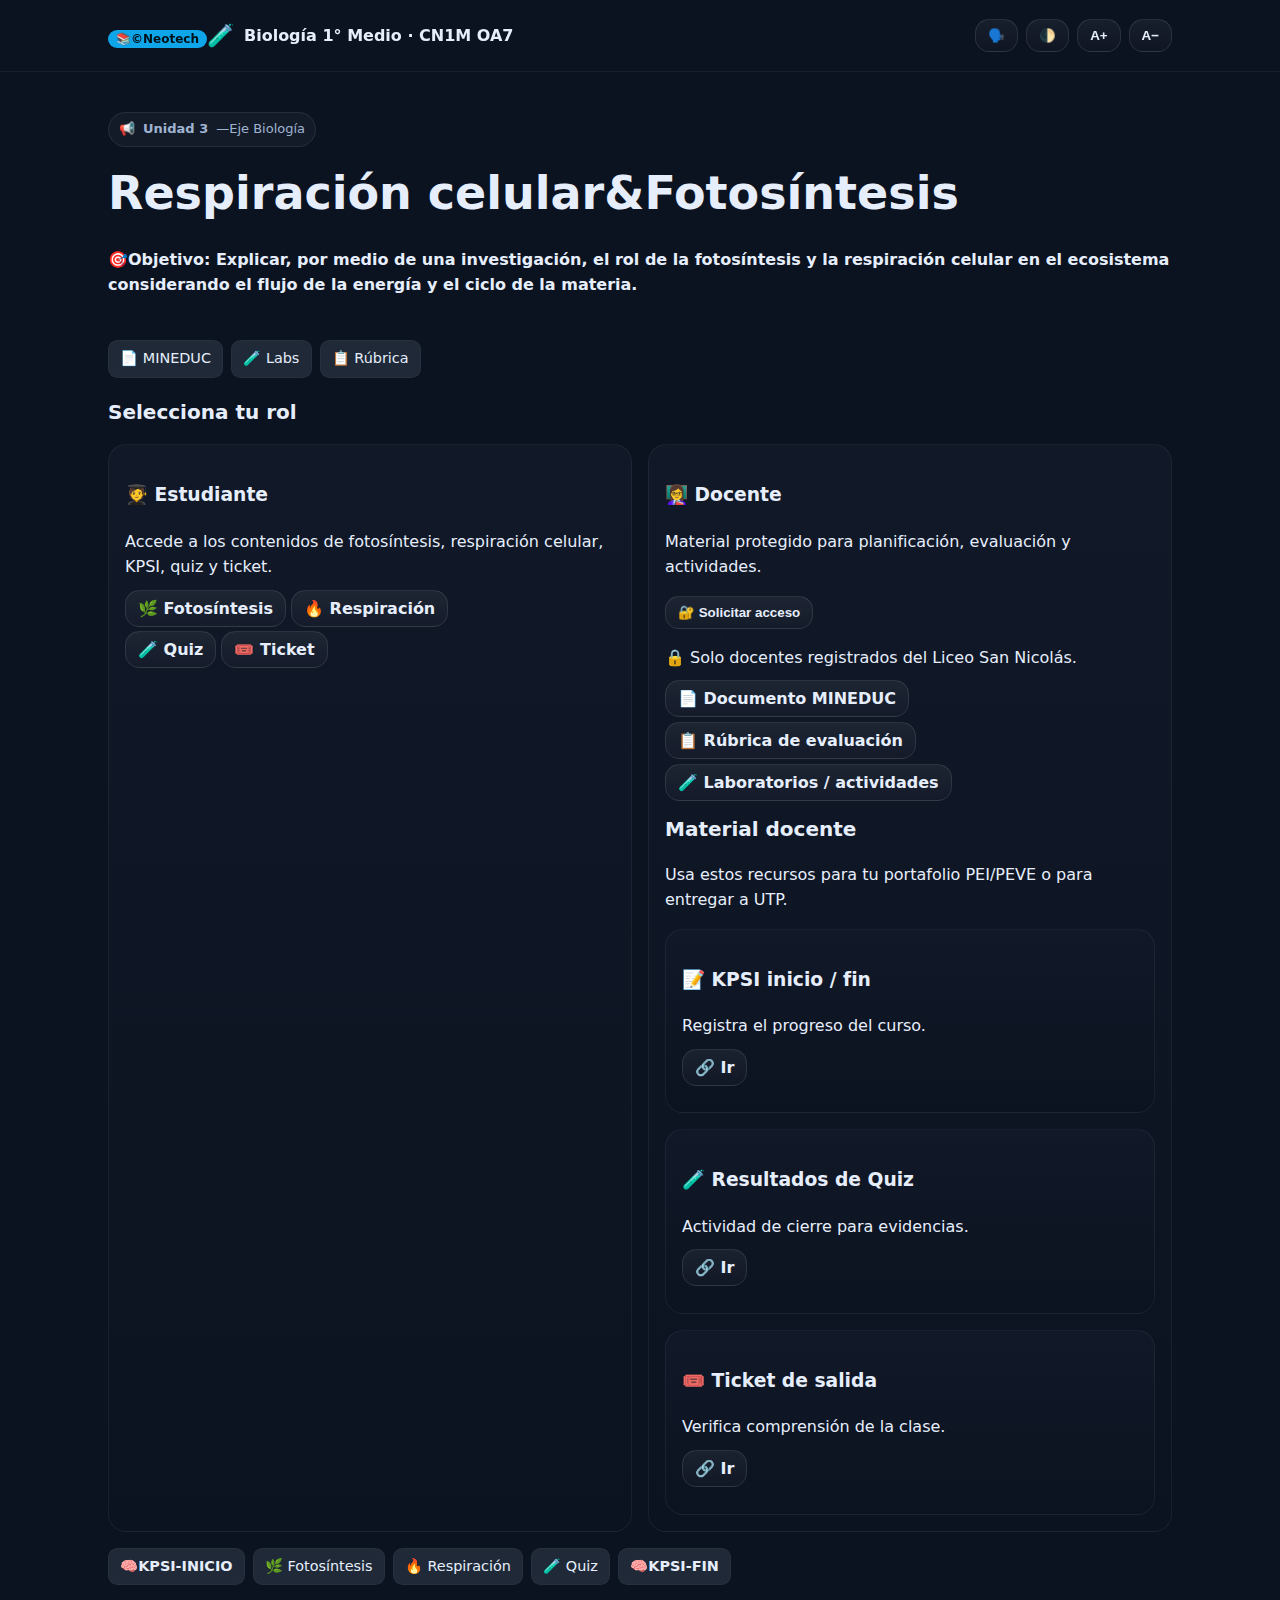
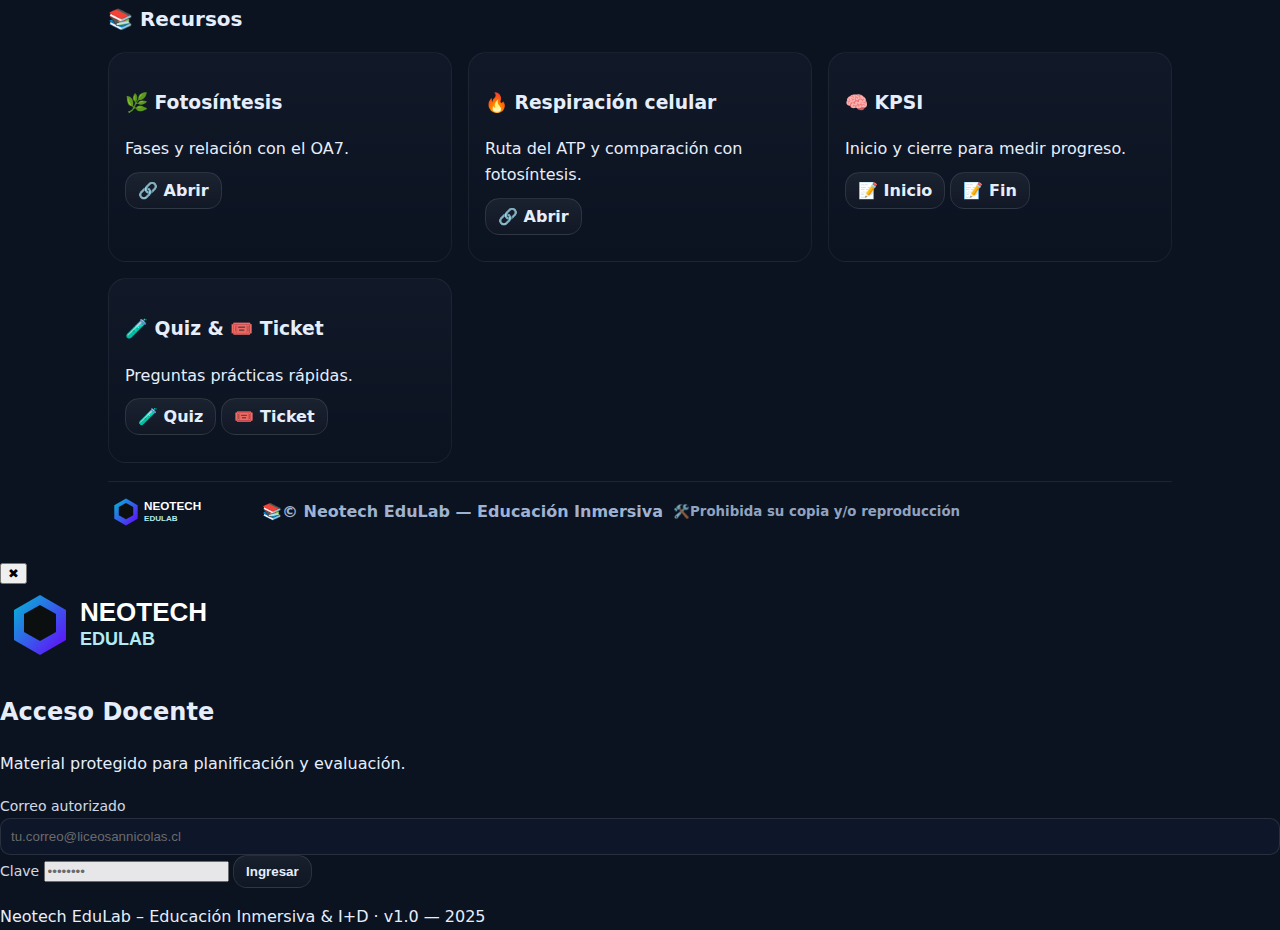
<file: index.html>
<!DOCTYPE html>

<html lang="es"><head>
<meta charset="utf-8"/><meta content="width=device-width, initial-scale=1, viewport-fit=cover" name="viewport"/>
<title>Biología 1° Medio — CN1M OA7</title>
<link href="manifest.json" rel="manifest"/><link href="styles.css" rel="stylesheet"/><meta content="#0b1220" name="theme-color"/>
</head><body>
<header><div class="container navbar">
<div class="logo"><span style="font-size:22px"><span class="badge">📚©Neotech</span>🧪</span><div>Biología 1° Medio · <strong>CN1M OA7</strong></div></div>
<nav aria-label="🛠️ Controles" class="controls">
<button class="btn" id="btn-tts">🗣️</button>
<button class="btn" id="btn-theme">🌓</button>
<button class="btn" id="btn-plus">A+</button>
<button class="btn" id="btn-minus">A−</button>
</nav>
</div></header>
        
<main class="container">
<section class="hero" id="hero">
<div class="pill">📢 <strong>Unidad 3</strong>—Eje Biología</div>
<h1>Respiración celular&amp;Fotosíntesis</h1>
<p><strong>🎯Objetivo: Explicar, por medio de una investigación, el rol de la fotosíntesis y la respiración celular en el ecosistema considerando el flujo de la energía y el ciclo de la materia.</strong></p>
</section>
</div>
        
<nav class="quick-links">
<a class="protected-link hidden-protected" href="./pages/doc-mineduc.html" title="Acceso solo docente">📄 MINEDUC</a>
<a class="protected-link hidden-protected" href="./pages/laboratorios.html" title="Acceso solo docente">🧪 Labs</a>
<a class="protected-link hidden-protected" href="./pages/evaluacion-rubrica.html" title="Acceso solo docente">📋 Rúbrica</a>
</nav>
<section class="roles">
<h2 class="section-title">Selecciona tu rol</h2>
<div class="grid">
<article class="card card-role">
<h3>🧑‍🎓 Estudiante</h3>
<p>Accede a los contenidos de fotosíntesis, respiración celular, KPSI, quiz y ticket.</p>
<p>
<!-- <a class="btn" href="./pages/kpsi-inicio.html">🧠 KPSI</a>  -->
<a class="btn" href="./pages/fotosintesis.html">🌿 Fotosíntesis</a>
<a class="btn" href="./pages/respiracion-celular.html">🔥 Respiración</a>
</p>
<p>
<a class="btn" href="./pages/quiz.html">🧪 Quiz</a>
<a class="btn" href="./pages/ticket.html">🎟️ Ticket</a>
</p>
</article>
<article class="card card-role docente-card">
<h3>👩‍🏫 Docente</h3>
<p>Material protegido para planificación, evaluación y actividades.</p>
<button class="btn btn-secondary" onclick="openDocenteAccess()">🔐 Solicitar acceso</button><p class="docente-note">🔒 Solo docentes registrados del Liceo San Nicolás.</p>
<div class="docente-links hidden" id="docente-links">
<p><a class="btn" href="./pages/doc-mineduc.html">📄 Documento MINEDUC</a></p>
<p><a class="btn" href="./pages/evaluacion-rubrica.html">📋 Rúbrica de evaluación</a></p>
<p><a class="btn" href="./pages/laboratorios.html">🧪 Laboratorios / actividades</a></p>
<section class="descargas">
<h2 class="section-title">Material docente</h2>
<p>Usa estos recursos para tu portafolio PEI/PEVE o para entregar a UTP.</p>
<div class="grid">
<article class="card">
<h3>📝 KPSI inicio / fin</h3>
<p>Registra el progreso del curso.</p>
<p><a class="btn" href="./pages/kpsi-inicio.html">🔗 Ir</a></p>
</article>
<article class="card">
<h3>🧪 Resultados de Quiz</h3>
<p>Actividad de cierre para evidencias.</p>
<p><a class="btn" href="./pages/quiz.html">🔗 Ir</a></p>
</article>
<article class="card">
<h3>🎟️ Ticket de salida</h3>
<p>Verifica comprensión de la clase.</p>
<p><a class="btn" href="./pages/ticket.html">🔗 Ir</a></p>
</article>
</div>
</section></div>
</article>
</div>
</section>
<nav class="quick-links">
<a href="./pages/kpsi-inicio.html">🧠<strong>KPSI-INICIO</strong></a>
<a href="./pages/fotosintesis.html">🌿 Fotosíntesis</a>
<a href="./pages/respiracion-celular.html">🔥 Respiración</a>
<!-- <a href="./pages/kpsi-inicio.html">🧠 KPSI</a> -->
<a href="./pages/quiz.html">🧪 Quiz</a>
<a href="./pages/kpsi-fin.html">🧠<strong>KPSI-FIN</strong></a>
<!-- <a href="./pages/fotosintesis.html">🌿 Fotosíntesis</a> -->
<!-- <a href="./pages/respiracion-celular.html">🔥 Respiración</a> -->
</nav>
<section>
<h2 class="section-title">📚 Recursos</h2>
<div class="grid">
<article class="card">
<h3>🌿 Fotosíntesis</h3>
<p>Fases y relación con el OA7.</p>
<p><a class="btn" href="./pages/fotosintesis.html">🔗 Abrir</a></p>
</article>
<article class="card">
<h3>🔥 Respiración celular</h3>
<p>Ruta del ATP y comparación con fotosíntesis.</p>
<p><a class="btn" href="./pages/respiracion-celular.html">🔗 Abrir</a></p>
</article>
<article class="card">
<h3>🧠 KPSI</h3>
<p>Inicio y cierre para medir progreso.</p>
<p>
<a class="btn" href="./pages/kpsi-inicio.html">📝 Inicio</a>
<a class="btn" href="./pages/kpsi-fin.html">📝 Fin</a>
</p>
</article>
<article class="card">
<h3>🧪 Quiz &amp; 🎟️ Ticket</h3>
<p>Preguntas prácticas rápidas.</p>
<p>
<a class="btn" href="./pages/quiz.html">🧪 Quiz</a>
<a class="btn" href="./pages/ticket.html">🎟️ Ticket</a>
</p>
</article>
<!--        
<article class="card">
<!<h3>🧪 Laboratorios / actividades</h3>
<p>Propuestas prácticas ligadas al OA7.</p>
<p><a class="btn" href="./pages/laboratorios.html">🧪 Ver actividades</a></p>
</article>
        
<article class="card">
<h3>📋 Rúbrica de evaluación</h3>
<p>Instrumento para docentes y PIE.</p>
<p><a class="btn" href="./pages/evaluacion-rubrica.html">📋 Ver rúbrica</a></p>
</article>
        
<article class="card">
<h3>📄 Documento MINEDUC</h3>
<p>Referencia oficial para preparar clases y PEVE.</p>
<p><a class="btn" href="./pages/doc-mineduc.html">📂 Ver documento</a></p>
</article>
-->
</div>
</section>
<div class="footer-bar">
<div class="logo"><img alt="Neotech EduLab" class="logo-img" onerror="this.style.display='none'" src="assets/logo.svg"/> <div>📚© Neotech EduLab — Educación Inmersiva</div><small>🛠️Prohibida su copia y/o reproducción</small></div>
</div>
</main>
<script src="script.js"></script>
<!-- Modal acceso docente -->
<div class="modal-overlay hidden" id="docente-modal">
<div class="modal">
<button class="modal-close" onclick="closeDocenteModal()">✖</button>
<div class="modal-header">
<img alt="NeoTech EduLab" class="modal-logo" onerror="this.style.display='none'" src="./assets/logo.svg"/>
<h2>Acceso Docente</h2>
<p>Material protegido para planificación y evaluación.</p>
</div>
<form class="modal-form" onsubmit="submitDocenteAccess(event)">
<label>
        Correo autorizado
        <input id="docente-email" placeholder="tu.correo@liceosannicolas.cl" required="" type="email"/>
</label>
<label>
        Clave
        <input id="docente-pass" placeholder="••••••••" required="" type="password"/>
</label>
<button class="btn full" type="submit">Ingresar</button>
</form>
<p class="modal-foot">Neotech EduLab – Educación Inmersiva &amp; I+D · <span class="modal-ver" id="modal-version">v1.0 — 2025</span></p>
</div>
</div>
</body></html>
</file>
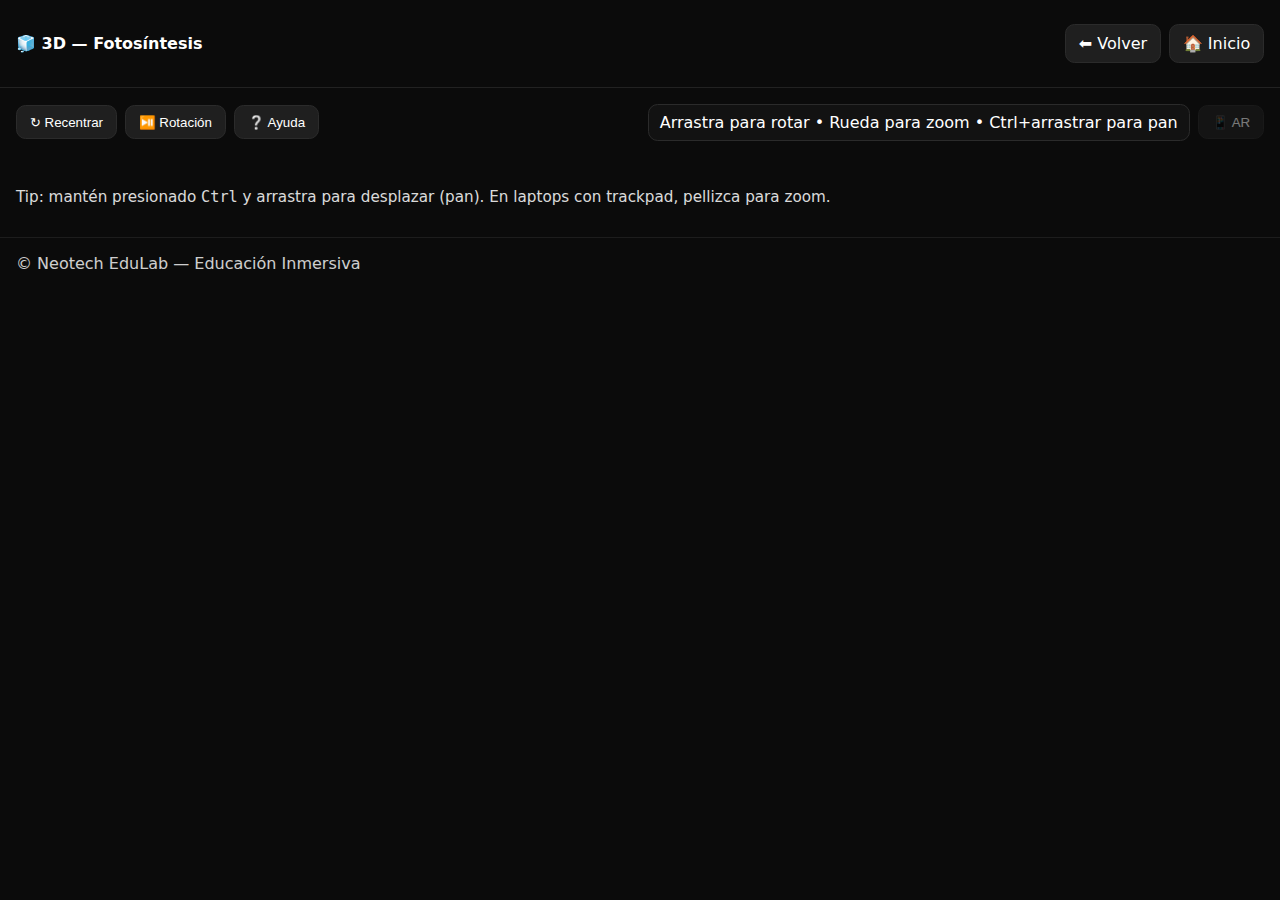
<file: viewer3D/fotosintesis.html>
<!DOCTYPE html>
<html lang="es">
<head>
  <title>3D — Fotosíntesis (cloroplasto)</title>
  
  <meta charset="utf-8">
  <meta name="viewport" content="width=device-width, initial-scale=1">
  <meta name="theme-color" content="#111">
  <script type="module" src="https://unpkg.com/@google/model-viewer/dist/model-viewer.min.js"></script>

  
  <style>
    body{margin:0;background:#0b0b0b;color:#fff;font-family:system-ui,Segoe UI,Roboto,Ubuntu,Helvetica,Arial,sans-serif}
    header{padding:.75rem 1rem;border-bottom:1px solid #222;display:flex;justify-content:space-between;align-items:center}
    .brand{font-weight:700}
    .wrap{padding:1rem}
    .hint{opacity:.85;font-size:.95rem}
    .bar{display:flex;gap:.5rem;flex-wrap:wrap;margin:.75rem 0}
    .btn{background:#1f1f1f;border:1px solid #2b2b2b;border-radius:.6rem;padding:.55rem .8rem;text-decoration:none;color:#fff;cursor:pointer}
    .btn:hover{background:#262626}
    .btn[disabled]{opacity:.45;cursor:not-allowed}
    model-viewer{width:100%;height:78vh;background:#000}
    footer{padding:1rem;border-top:1px solid #222;opacity:.8}
    .toolbar{display:flex;gap:.5rem;align-items:center;flex-wrap:wrap}
    .spacer{flex:1}
    .kpi{background:#121212;border:1px solid #2b2b2b;border-radius:.6rem;padding:.5rem .7rem}
  </style>

</head>
<body>
  <header>
    <div class="brand">🧊 3D — Fotosíntesis</div>
    <nav class="bar">
      <a class="btn" href="../pages/fotosintesis.html">⬅ Volver</a>
      <a class="btn" href="../index.html">🏠 Inicio</a>
    </nav>
  </header>

  <div class="wrap toolbar">
    <button class="btn" onclick="mv.resetTurntableRotation()">↻ Recentrar</button>
    <button class="btn" onclick="mv.autoRotate = !mv.autoRotate">⏯️ Rotación</button>
    <button class="btn" onclick="mv.interactionPrompt='auto'">❔ Ayuda</button>
    <span class="spacer"></span>
    <span class="kpi">Arrastra para rotar • Rueda para zoom • Ctrl+arrastrar para pan</span>
    <button class="btn" id="btnAR" onclick="mv.activateAR()" title="Abrir en AR (opcional)">📱 AR</button>
  </div>

  <model-viewer
    id="mv"
    src="../assets/models/fotosintesis.glb"
    ios-src="../assets/models/fotosintesis.usdz"
    camera-controls
    auto-rotate
    autoplay
    poster="../assets/posters/fotosintesis.png"
    shadow-intensity="1"
    exposure="1"
    environment-image="neutral"
    alt="Modelo 3D de cloroplasto para explorar la fotosíntesis">
  </model-viewer>

  <div class="wrap">
    <p class="hint">Tip: mantén presionado <kbd>Ctrl</kbd> y arrastra para desplazar (pan). En laptops con trackpad, pellizca para zoom.</p>
  </div>

  <footer>© Neotech EduLab — Educación Inmersiva</footer>

  <script>
    // Desactivar botón AR si el entorno no lo soporta
    const mv = document.getElementById('mv');
    const btnAR = document.getElementById('btnAR');
    if (!('activateAR' in mv)) { btnAR.disabled = true; btnAR.title = 'AR no disponible en este dispositivo'; }
  </script>
</body>
</html>
</file>
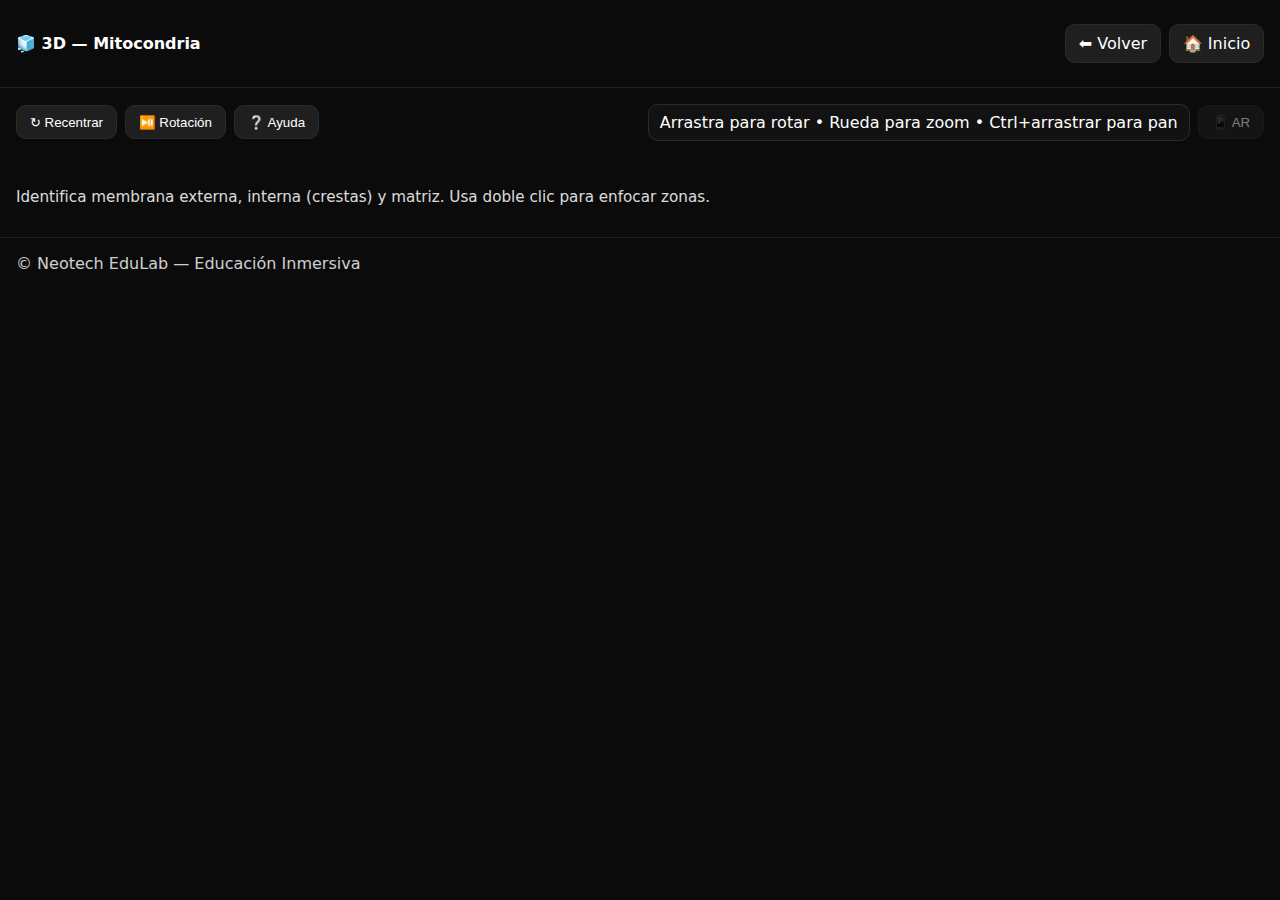
<file: viewer3D/mitocondria.html>
<!DOCTYPE html>
<html lang="es">
<head>
  <title>3D — Mitocondria (respiración celular)</title>
  
  <meta charset="utf-8">
  <meta name="viewport" content="width=device-width, initial-scale=1">
  <meta name="theme-color" content="#111">
  <script type="module" src="https://unpkg.com/@google/model-viewer/dist/model-viewer.min.js"></script>

  
  <style>
    body{margin:0;background:#0b0b0b;color:#fff;font-family:system-ui,Segoe UI,Roboto,Ubuntu,Helvetica,Arial,sans-serif}
    header{padding:.75rem 1rem;border-bottom:1px solid #222;display:flex;justify-content:space-between;align-items:center}
    .brand{font-weight:700}
    .wrap{padding:1rem}
    .hint{opacity:.85;font-size:.95rem}
    .bar{display:flex;gap:.5rem;flex-wrap:wrap;margin:.75rem 0}
    .btn{background:#1f1f1f;border:1px solid #2b2b2b;border-radius:.6rem;padding:.55rem .8rem;text-decoration:none;color:#fff;cursor:pointer}
    .btn:hover{background:#262626}
    .btn[disabled]{opacity:.45;cursor:not-allowed}
    model-viewer{width:100%;height:78vh;background:#000}
    footer{padding:1rem;border-top:1px solid #222;opacity:.8}
    .toolbar{display:flex;gap:.5rem;align-items:center;flex-wrap:wrap}
    .spacer{flex:1}
    .kpi{background:#121212;border:1px solid #2b2b2b;border-radius:.6rem;padding:.5rem .7rem}
  </style>

</head>
<body>
  <header>
    <div class="brand">🧊 3D — Mitocondria</div>
    <nav class="bar">
      <a class="btn" href="../pages/respiracion-celular.html">⬅ Volver</a>
      <a class="btn" href="../index.html">🏠 Inicio</a>
    </nav>
  </header>

  <div class="wrap toolbar">
    <button class="btn" onclick="mv.resetTurntableRotation()">↻ Recentrar</button>
    <button class="btn" onclick="mv.autoRotate = !mv.autoRotate">⏯️ Rotación</button>
    <button class="btn" onclick="mv.interactionPrompt='auto'">❔ Ayuda</button>
    <span class="spacer"></span>
    <span class="kpi">Arrastra para rotar • Rueda para zoom • Ctrl+arrastrar para pan</span>
    <button class="btn" id="btnAR" onclick="mv.activateAR()" title="Abrir en AR (opcional)">📱 AR</button>
  </div>

  <model-viewer
    id="mv"
    src="../assets/models/mitocondria.glb"
    ios-src="../assets/models/mitocondria.usdz"
    camera-controls
    auto-rotate
    autoplay
    poster="../assets/posters/mitocondria.png"
    shadow-intensity="1"
    exposure="1"
    environment-image="neutral"
    alt="Modelo 3D de mitocondria para explorar respiración celular">
  </model-viewer>

  <div class="wrap">
    <p class="hint">Identifica membrana externa, interna (crestas) y matriz. Usa doble clic para enfocar zonas.</p>
  </div>

  <footer>© Neotech EduLab — Educación Inmersiva</footer>

  <script>
    // Desactivar botón AR si el entorno no lo soporta
    const mv = document.getElementById('mv');
    const btnAR = document.getElementById('btnAR');
    if (!('activateAR' in mv)) { btnAR.disabled = true; btnAR.title = 'AR no disponible en este dispositivo'; }
  </script>
</body>
</html>
</file>
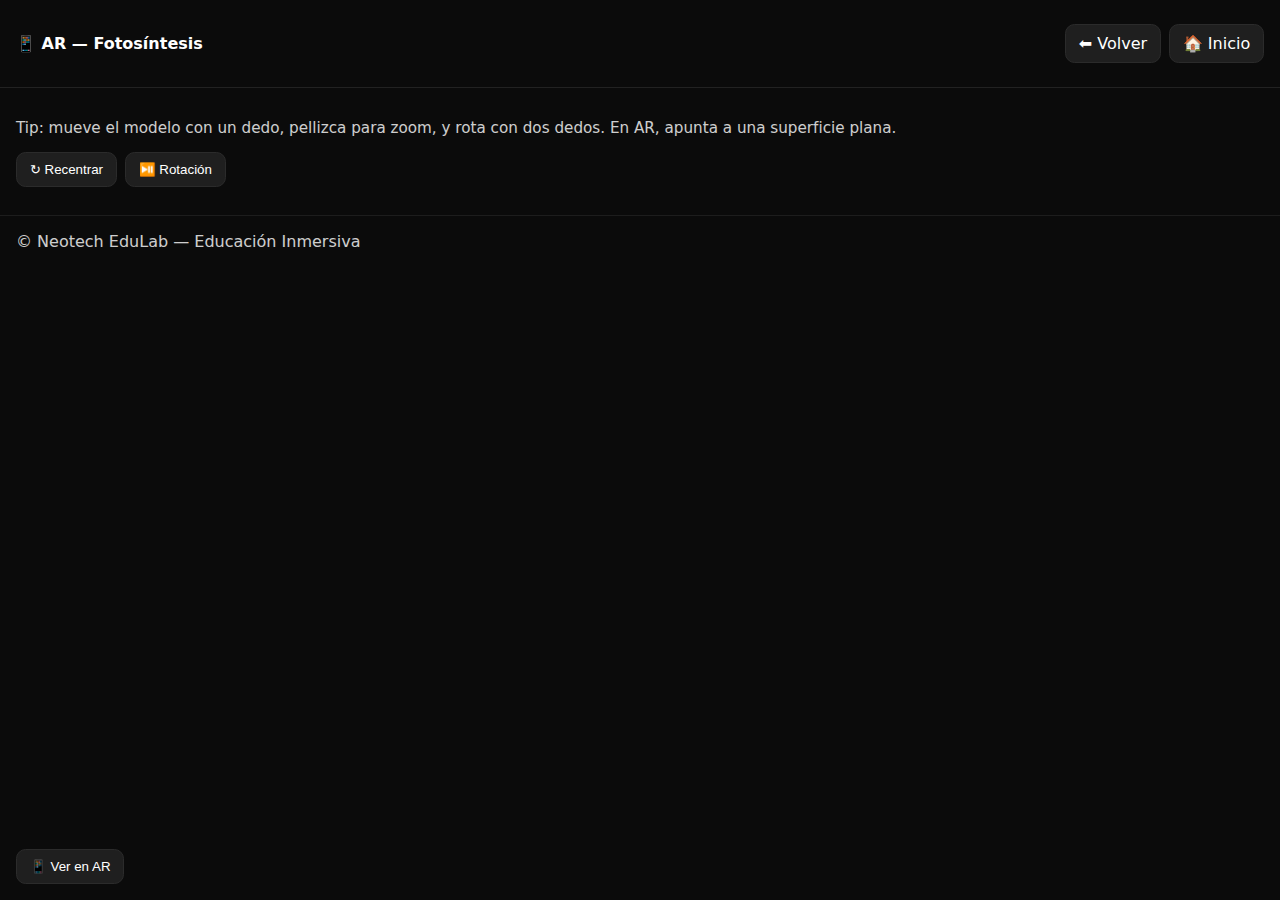
<file: viewerAR/fotosintesis.html>
<!DOCTYPE html>
<html lang="es">
<head>
  <meta charset="utf-8">
  <meta name="viewport" content="width=device-width, initial-scale=1">
  <title>AR — Fotosíntesis (cloroplasto)</title>
  <meta name="theme-color" content="#111">
  <style>
    body{margin:0;background:#0b0b0b;color:#fff;font-family:system-ui,Segoe UI,Roboto,Ubuntu,Helvetica,Arial,sans-serif}
    header{padding:.75rem 1rem;border-bottom:1px solid #222;display:flex;justify-content:space-between;align-items:center}
    .brand{font-weight:700}
    .wrap{padding:1rem}
    .hint{opacity:.8;font-size:.95rem}
    .bar{display:flex;gap:.5rem;flex-wrap:wrap;margin:.75rem 0}
    .btn{background:#1f1f1f;border:1px solid #2b2b2b;border-radius:.6rem;padding:.55rem .8rem;text-decoration:none;color:#fff}
    .btn:hover{background:#262626}
    model-viewer{width:100%;height:72vh;background:#000}
    footer{padding:1rem;border-top:1px solid #222;opacity:.8}
  </style>
  <script type="module" src="https://unpkg.com/@google/model-viewer/dist/model-viewer.min.js"></script>
</head>
<body>
  <header>
    <div class="brand">📱 AR — Fotosíntesis</div>
    <nav class="bar">
      <a class="btn" href="../pages/fotosintesis.html">⬅ Volver</a>
      <a class="btn" href="../index.html">🏠 Inicio</a>
    </nav>
  </header>

  <model-viewer
    id="mv"
    src="../assets/models/fotosintesis.glb"
    ios-src="../assets/models/fotosintesis.usdz"
    ar
    ar-modes="webxr scene-viewer quick-look"
    ar-scale="auto"
    camera-controls
    auto-rotate
    autoplay
    poster="../assets/posters/fotosintesis.png"
    shadow-intensity="1"
    exposure="1"
    environment-image="neutral"
    alt="Modelo 3D de cloroplasto para explorar la fotosíntesis">
    <button slot="ar-button" class="btn" style="position:absolute;left:1rem;bottom:1rem;">📱 Ver en AR</button>
  </model-viewer>

  <div class="wrap">
    <p class="hint">Tip: mueve el modelo con un dedo, pellizca para zoom, y rota con dos dedos. En AR, apunta a una superficie plana.</p>
    <div class="bar">
      <button class="btn" onclick="document.getElementById('mv').resetTurntableRotation();">↻ Recentrar</button>
      <button class="btn" onclick="document.getElementById('mv').autoRotate = !document.getElementById('mv').autoRotate;">⏯️ Rotación</button>
    </div>
  </div>

  <footer>© Neotech EduLab — Educación Inmersiva</footer>
</body>
</html>
</file>
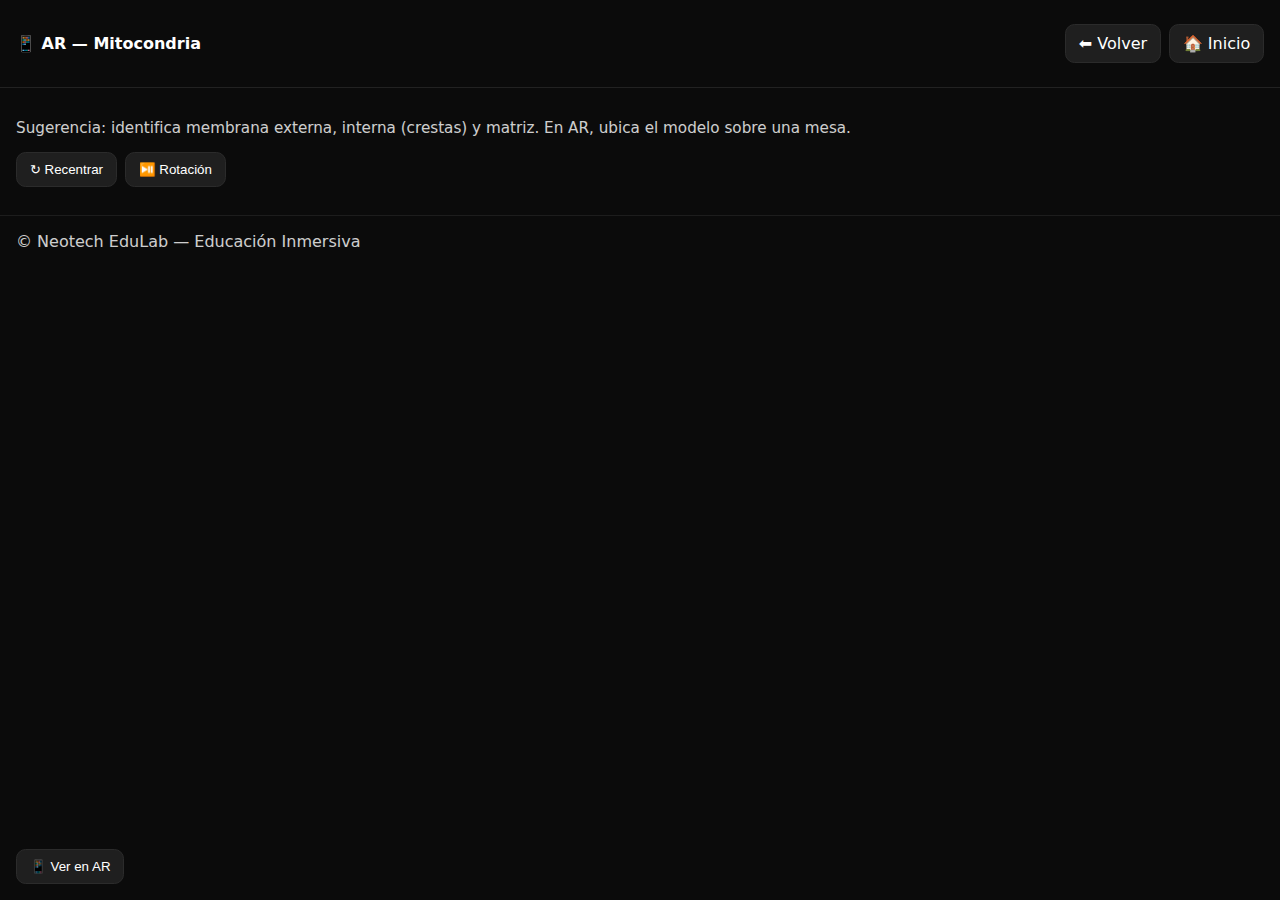
<file: viewerAR/mitocondria.html>
<!DOCTYPE html>
<html lang="es">
<head>
  <meta charset="utf-8">
  <meta name="viewport" content="width=device-width, initial-scale=1">
  <title>AR — Mitocondria (respiración celular)</title>
  <meta name="theme-color" content="#111">
  <style>
    body{margin:0;background:#0b0b0b;color:#fff;font-family:system-ui,Segoe UI,Roboto,Ubuntu,Helvetica,Arial,sans-serif}
    header{padding:.75rem 1rem;border-bottom:1px solid #222;display:flex;justify-content:space-between;align-items:center}
    .brand{font-weight:700}
    .wrap{padding:1rem}
    .hint{opacity:.8;font-size:.95rem}
    .bar{display:flex;gap:.5rem;flex-wrap:wrap;margin:.75rem 0}
    .btn{background:#1f1f1f;border:1px solid #2b2b2b;border-radius:.6rem;padding:.55rem .8rem;text-decoration:none;color:#fff}
    .btn:hover{background:#262626}
    model-viewer{width:100%;height:72vh;background:#000}
    footer{padding:1rem;border-top:1px solid #222;opacity:.8}
  </style>
  <script type="module" src="https://unpkg.com/@google/model-viewer/dist/model-viewer.min.js"></script>
</head>
<body>
  <header>
    <div class="brand">📱 AR — Mitocondria</div>
    <nav class="bar">
      <a class="btn" href="../pages/respiracion-celular.html">⬅ Volver</a>
      <a class="btn" href="../index.html">🏠 Inicio</a>
    </nav>
  </header>

  <model-viewer
    id="mv"
    src="../assets/models/mitocondria.glb"
    ios-src="../assets/models/mitocondria.usdz"
    ar
    ar-modes="webxr scene-viewer quick-look"
    ar-scale="auto"
    camera-controls
    auto-rotate
    autoplay
    poster="../assets/posters/mitocondria.png"
    shadow-intensity="1"
    exposure="1"
    environment-image="neutral"
    alt="Modelo 3D de mitocondria para explorar respiración celular">
    <button slot="ar-button" class="btn" style="position:absolute;left:1rem;bottom:1rem;">📱 Ver en AR</button>
  </model-viewer>

  <div class="wrap">
    <p class="hint">Sugerencia: identifica membrana externa, interna (crestas) y matriz. En AR, ubica el modelo sobre una mesa.</p>
    <div class="bar">
      <button class="btn" onclick="document.getElementById('mv').resetTurntableRotation();">↻ Recentrar</button>
      <button class="btn" onclick="document.getElementById('mv').autoRotate = !document.getElementById('mv').autoRotate;">⏯️ Rotación</button>
    </div>
  </div>

  <footer>© Neotech EduLab — Educación Inmersiva</footer>
</body>
</html>
</file>
<file: styles.css>
:root{--bg:#0b1220;--fg:#e6eefc;--muted:#9fb3d1;--card:#111827;--brand:#6ee7ff;--brand2:#a78bfa}
*{box-sizing:border-box} html,body{margin:0;padding:0;height:100%}
body{font-family:system-ui,-apple-system,Segoe UI,Roboto,Ubuntu,Cantarell,Noto Sans,sans-serif;background:var(--bg);color:var(--fg);line-height:1.6}
a{color:var(--brand);text-decoration:none} a:hover{text-decoration:underline}
.container{max-width:1100px;margin:0 auto;padding:18px}
header{position:sticky;top:0;z-index:30;background:rgba(11,18,32,.72);backdrop-filter:blur(6px);border-bottom:1px solid rgba(255,255,255,.06)}
.navbar{display:flex;align-items:center;justify-content:space-between;gap:8px}
.logo{display:flex;align-items:center;gap:10px;font-weight:700}
.controls{display:flex;gap:8px}
.btn{border:1px solid rgba(255,255,255,.1);background:linear-gradient(180deg,rgba(255,255,255,.06),rgba(255,255,255,.02));color:var(--fg);padding:8px 12px;border-radius:14px;font-weight:600;cursor:pointer;transition:transform .08s ease,box-shadow .2s ease,border-color .2s ease}
.btn:hover{transform:translateY(-1px);box-shadow:0 6px 16px rgba(0,0,0,.35);border-color:rgba(255,255,255,.2)}
.btn:active{transform:translateY(0) scale(.99)}
.btn.solid{background:radial-gradient(120% 120% at 30% 10%,var(--brand) 0%,var(--brand2) 60%,#5eead4 100%);color:#0a0f1d;border:none}
.hero{padding:22px 0 10px}
.hero h1{font-size:clamp(24px,3.8vw,46px);margin:10px 0 6px}
.section-title{margin-top:18px;font-size:20px}
.grid{display:grid;gap:16px;grid-template-columns:repeat(auto-fit,minmax(260px,1fr))}
.card{background:linear-gradient(180deg,var(--card),#0b1220);border:1px solid rgba(255,255,255,.06);border-radius:18px;padding:16px;transition:transform .18s ease,box-shadow .25s ease,border-color .25s ease}
.card:hover{transform:translateY(-4px);box-shadow:0 16px 34px rgba(0,0,0,.45);border-color:rgba(110,231,255,.35)}
.pill{display:inline-flex;gap:8px;align-items:center;padding:6px 10px;border-radius:999px;border:1px solid rgba(255,255,255,.08);background:rgba(255,255,255,.04);font-size:13px;color:var(--muted)}
.footer-bar{border-top:1px solid rgba(255,255,255,.08);padding:12px 0;margin-top:18px;text-align:center;color:var(--muted)}
small{display:block;opacity:.9}
input[type=text],input[type=email],textarea,select{width:100%;background:#0f172a;color:var(--fg);border:1px solid rgba(255,255,255,.12);border-radius:10px;padding:10px}
label{font-size:14px;opacity:.9}
table{width:100%;border-collapse:collapse}
th,td{border:1px solid rgba(255,255,255,.1);padding:8px}
th{background:#0f172a}
.badge{font-size:12px;padding:2px 8px;background:#0ea5e9;border-radius:999px;color:#001018}
.logo-img{height:36px;width:auto}
@media(max-width:480px){.logo-img{height:30px}}


.quick-links {
  display: flex;
  flex-wrap: wrap;
  gap: .5rem;
  margin: 1rem 0;
}
.quick-links a {
  background: var(--card-bg, #1f2937);
  padding: .4rem .7rem;
  border-radius: .6rem;
  text-decoration: none;
  color: inherit;
  font-size: .9rem;
  border: 1px solid rgba(255,255,255,.04);
}
.quick-links a:hover {
  transform: translateY(-2px);
}
</file>
